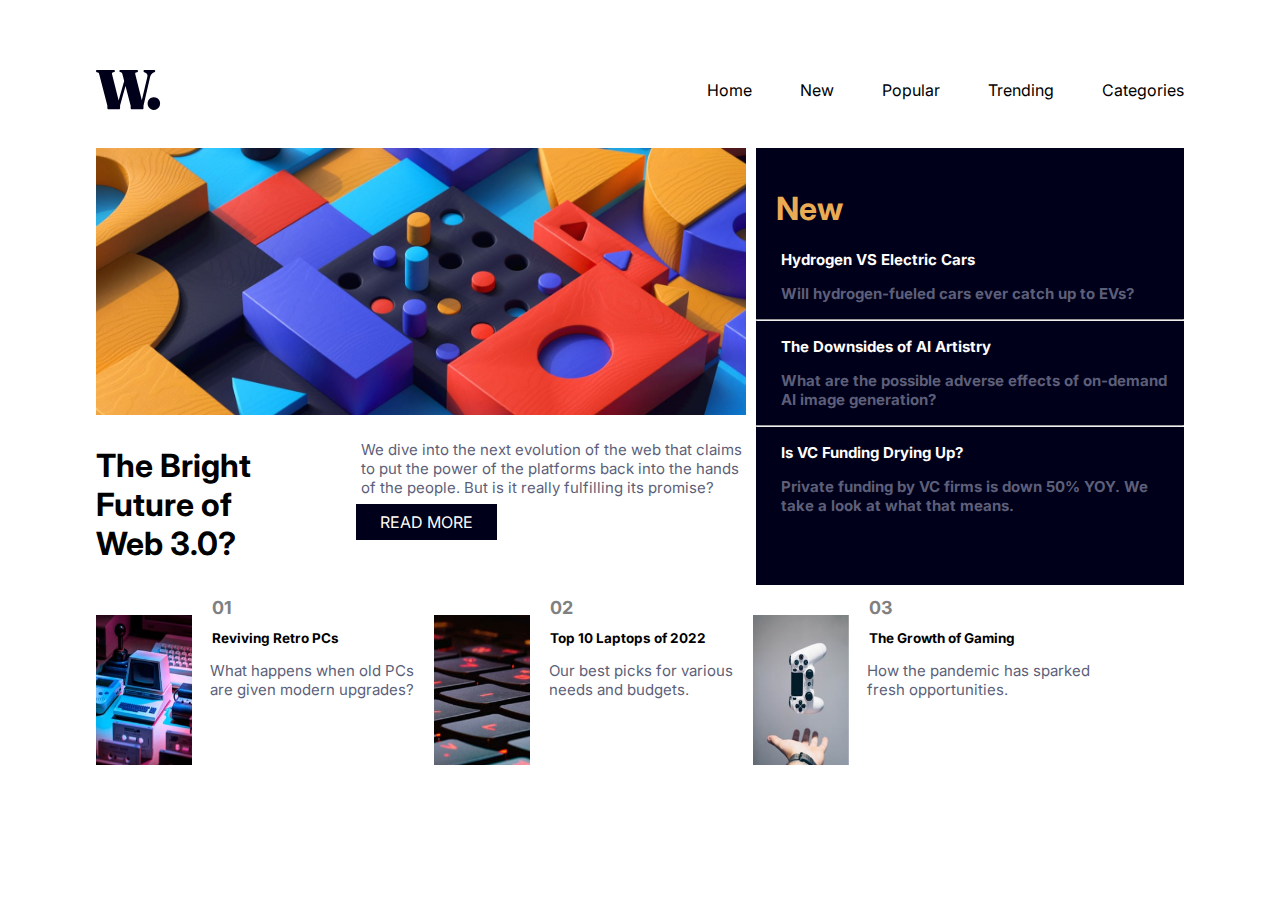
<file: news-homepage-main/index.html>
<!DOCTYPE html>
<html lang="en">
<head>
  <meta charset="UTF-8">
  <meta name="viewport" content="width=device-width, initial-scale=1.0"> <!-- displays site properly based on user's device -->


  <link rel="icon" type="image/png" sizes="32x32" href="./assets/images/favicon-32x32.png">

  <title>Frontend Mentor | News homepage</title>
  <link rel="stylesheet" href="style.css">

    <style>
    .attribution { font-size: 11px; text-align: center; }
    .attribution a { color: hsl(228, 45%, 44%); }
  </style>
</head>
<body>

  <div class="wrapper">
    <img src="./assets/images/logo.svg" alt="logo">
    <div class="navigate">
      <a>Home</a>
      <a>New</a>
      <a>Popular</a>
      <a>Trending</a>
      <a>Categories</a>
    </div>
  </div>
    
  <div class="mommy">
    <img src="./assets/images/image-web-3-desktop.jpg" alt="image">
    <div class="heading">
      <h1>The Bright<br>  Future of <br> Web 3.0?</h1>
    </div>
    <div class="mommy-text">
      <p>We dive into the next evolution of the web that claims to put the power of the platforms back into the hands of the people.  
          But is it really fulfilling its promise?</p> 
        <a class="readme">READ MORE</a>
    </div>

    <div class="block">
      <h1 id="tim">New<h1>
      <p id="ugt">Hydrogen VS Electric Cars</p>
      <p>Will hydrogen-fueled cars ever catch up to EVs?</p>
      <hr>
      <p id="ugt">The Downsides of AI Artistry</p>
      <p>What are the possible adverse effects of on-demand AI image generation?</p>
      <hr>
      <p id="ugt">Is VC Funding Drying Up?</p>
      <p>Private funding by VC firms is down 50% YOY. We take a look at what that means.</p>
    </div>
  </div>

  <div class="container">

      <div class="img-1">
        <div >
          <img id="image1" src="./assets/images/image-retro-pcs.jpg" alt="image">
        </div>
        
        <div class="one1">
        <h1 style="color:gray">01</h1>
        <h2>Reviving Retro PCs</h2>
        <p>What happens when old PCs <br> are given modern upgrades?</p>
      </div>

      <div class="img-2">
        <div class="image">
          <img id="image2" src="./assets/images/image-top-laptops.jpg" alt="image">
        </div>
        
        <div class="one1">
          <h1 style="color: gray">02</h1>
          <h2>Top 10 Laptops of 2022</h2>
          <p>Our best picks for various <br> needs and budgets.</p> 
      </div>

      <div class="img-3">
        <div class="image">
          <img id="image3" src="./assets/images/image-gaming-growth.jpg" alt="">
        </div>

        <div class="one1">
            <h1 style="color: gray;">03</h1>
            <h2>The Growth of Gaming</h2>
            <p>How the pandemic has sparked <br>fresh opportunities.</p>
        </div>
        
    </div>
  </div>

</body>
</html>
</file>
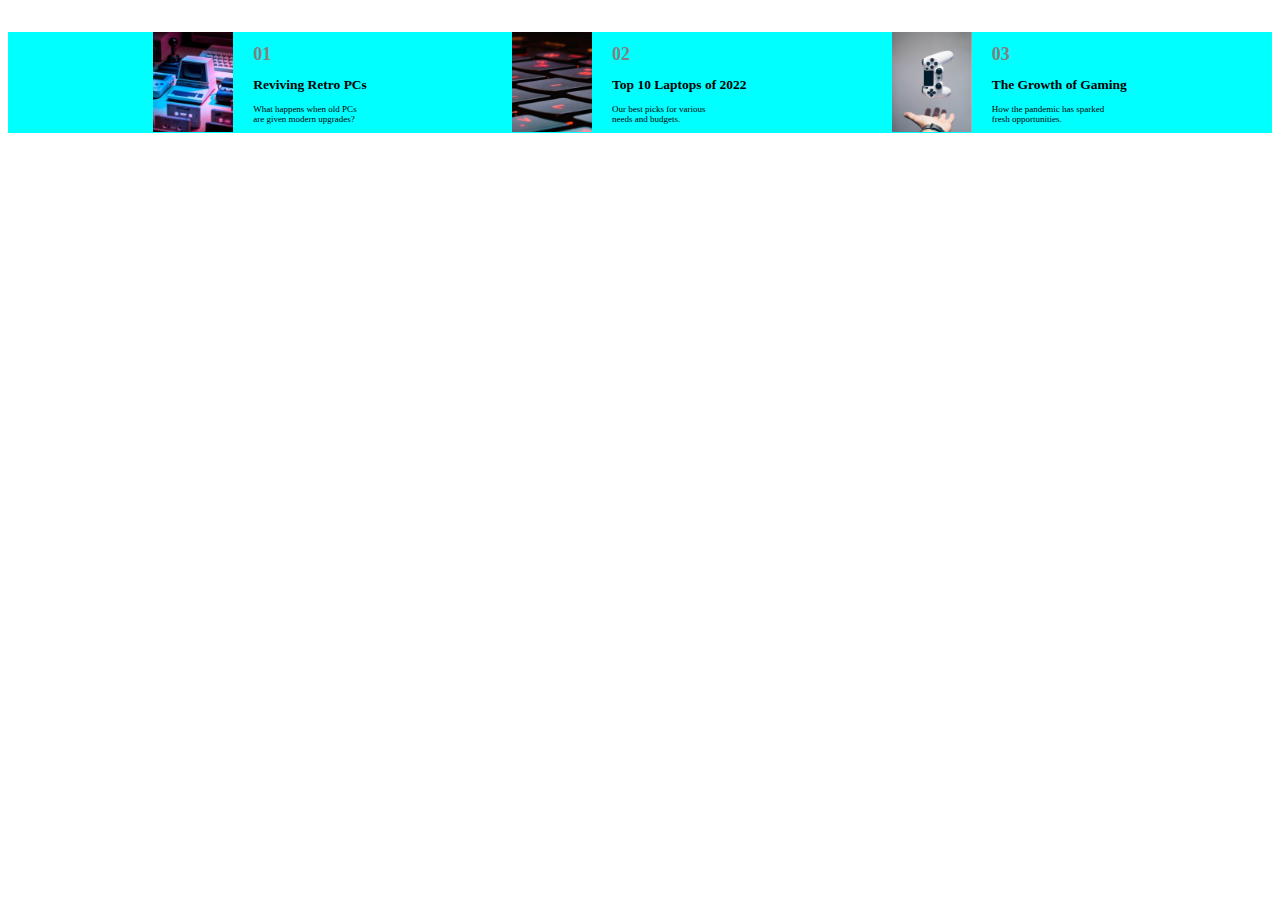
<file: practice.html>
<!DOCTYPE html>
<html lang="en">
<head>
    <meta charset="UTF-8">
    <meta http-equiv="X-UA-Compatible" content="IE=edge">
    <meta name="viewport" content="width=device-width, initial-scale=1.0">
    <title>Document</title>
    <link rel="stylesheet" href="practice.css">
</head>
<body>
    <div class="container">
        <div class="img-1">
            <img id="image1" src="./news-homepage-main/assets/images/image-retro-pcs.jpg" alt="image">
            <div class="one1">
        <h1 style="color:gray">01</h1>
        <h2>Reviving Retro PCs</h2>
        <p>What happens when old PCs <br> are given modern upgrades?</p>
      </div>
        </div>
        <div class="img-2">
            <img id="image2" src="./news-homepage-main/assets/images/image-top-laptops.jpg" alt="image">
            <div class="laptop">
                <h1 style="color: gray">02</h1>
                <h2>Top 10 Laptops of 2022</h2>
                <p>Our best picks for various <br> needs and budgets.</p> 
              </div>
        </div>
        <div class="img-3">
            <img id="image3" src="./news-homepage-main/assets/images/image-gaming-growth.jpg" alt="">
            <div class="gaming">
                <h1 style="color: gray;">03</h1>
                <h2>The Growth of Gaming</h2>
                <p>How the pandemic has sparked <br>fresh opportunities.</p>
              </div>
        </div>
    </div>
</body>
</html>
</file>
<file: news-homepage-main/style.css>
@import url('https://fonts.googleapis.com/css2?family=Inter:wght@400;700;800&family=Poppins:ital,wght@0,100;0,200;0,300;0,500;0,600;0,700;0,900;1,100;1,200;1,300;1,500;1,600;1,800;1,900&display=swap');

:root {
    --off-white: hsl(36, 100%, 99%);
    --grayish-blue: hsl(233, 8%, 79%);
    --dark-grayish-blue: hsl(236, 13%, 42%);
    
}

body {
    font-family: 'Inter';
    margin: 0;
    padding: 2rem 6rem;
}

.wrapper {
    display: flex;
    align-items: center;
    justify-content: space-between;
    padding: 2rem 0;
}

.navigate {
    display: flex;
}

.navigate a {
    padding: 1rem 0 1rem 3rem;
}

.navigate a:hover {
    color: hsl(35, 77%, 62%);
    cu
}

.mommy {
    display: grid;
    gap: 10px;
    grid-template-areas: 
    "image image block"
    "heading text block";
}

.mommy img {
    width: 100%;
    grid-area: image;
}

.mommy-text {
    grid-area: text;
    /* border: 1px solid red; */
}

.heading {
    grid-area: heading;
    /* border: 1px solid red; */
}

.block {
    grid-area: block;
    background-color: hsl(240, 100%, 5%);
}

#tim {
    color: hsl(35, 77%, 62%); 
    padding: 20px;
    padding-bottom: 0px;
}

p {
    color: hsl(236, 13%, 42%);
    font-size: 15px; 
    margin-left: 25px;
}

#ugt {
   color: hsl(36, 100%, 99%);
}

ugt:hover {
    cursor: pointer;
    color: hsl(35, 77%, 62%);
}
    
.web2 {
    font-weight: bold;
    position: absolute; 
}

.dive {
    position: absolute;
    width: 600px;
        
}

.readme {
    background-color: hsl(240, 100%, 5%);
    margin-left: 20px;
    color: var(--off-white);
    padding-left: 1.5rem;
    padding-right: 1.5rem;
    padding-top: 0.5rem;
    padding-bottom: 0.5rem;
}

.readme:hover {
   background-color: hsl(5, 85%, 63%);
   cursor: pointer;

}



.container{
    display: flex;
    justify-content: space-between;
    /* padding: 2rem; */
    
    
}

.img-1 {
    display: flex;
    justify-content: space-between;
    gap: 20px;
    font-size: xx-small;
    /* margin-top: 30px; */

}

.img-2 {
    display: flex;
    justify-content: space-between;
    gap: 20px;
    font-size: xx-small;
    /* margin-top: 30px; */
    
}

.img-3 {
    display: flex;
    justify-content: space-between;
    gap: 20px;
    font-size: xx-small;
    /* margin-top: 30px; */
    
}

#image1 {
    height: 150px;
    width: 6rem;
    margin-top: 30px;
}

#image2 {
    height: 150px;
    width: 6rem;
    margin-top: 30px;
}

#image3 {
    height: 150px;
    width: 6rem;
    margin-top: 30px;
}

.one1 p {
    margin-left: -0.1rem;
    gap: 20rem;
    
}

.laptop p {
    margin-left: -0.1rem;
   
}

.gaming p{
    margin-left: -0.1rem;
}
</file>
<file: practice.css>
.container{
    display: flex;
    background-color: aqua;
    /* width: 20rem; */
    justify-content: space-evenly;
    /* padding: 2rem; */
    margin-top: 2rem;
}

.img-1 {
    display: flex;
    justify-content: space-between;
    gap: 20px;
    font-size: xx-small;
}

.img-2 {
    display: flex;
    justify-content: space-between;
    gap: 20px;
    font-size: xx-small;
}

.img-3 {
    display: flex;
    justify-content: space-between;
    gap: 20px;
    font-size: xx-small;
}

#image1 {
    height: 100px;
    width: 5rem;
}

#image2 {
    height: 100px;
    width: 5rem;
}

#image3 {
    height: 100px;
    width: 5rem;
}
</file>
